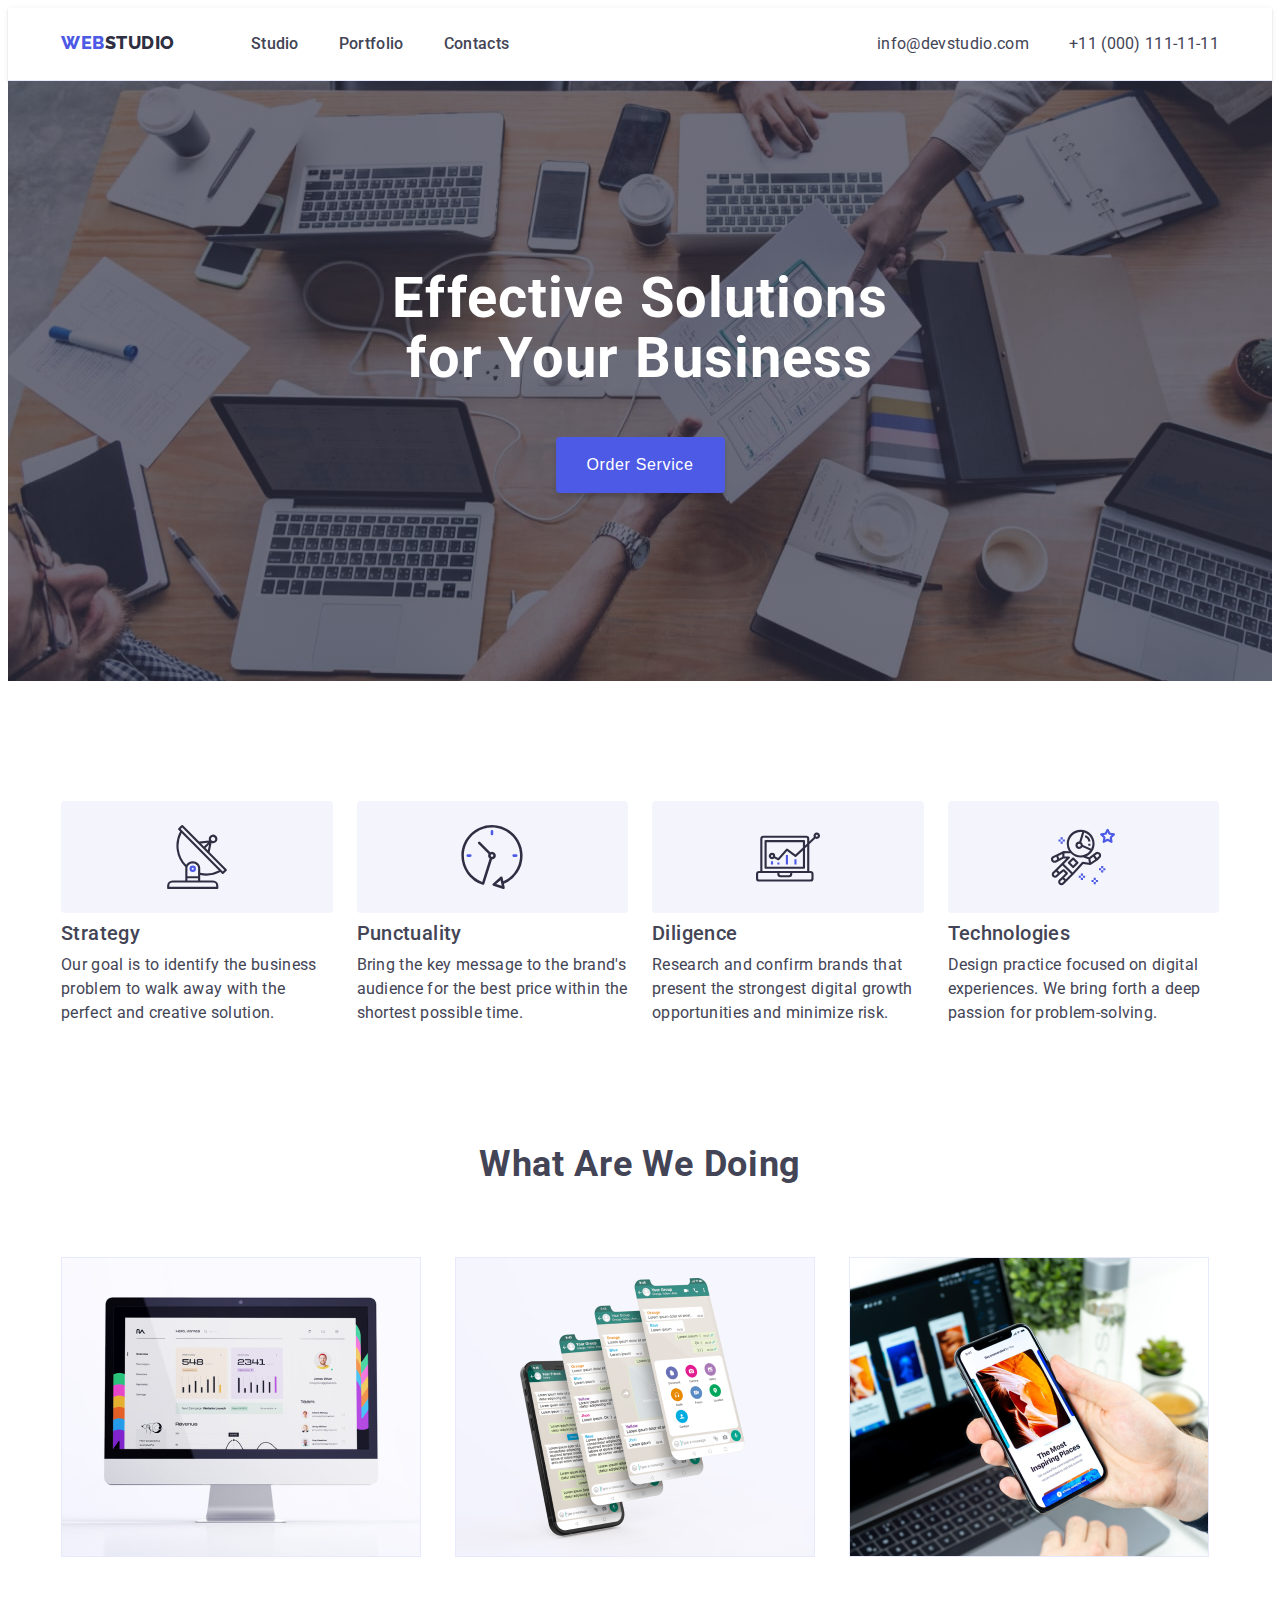
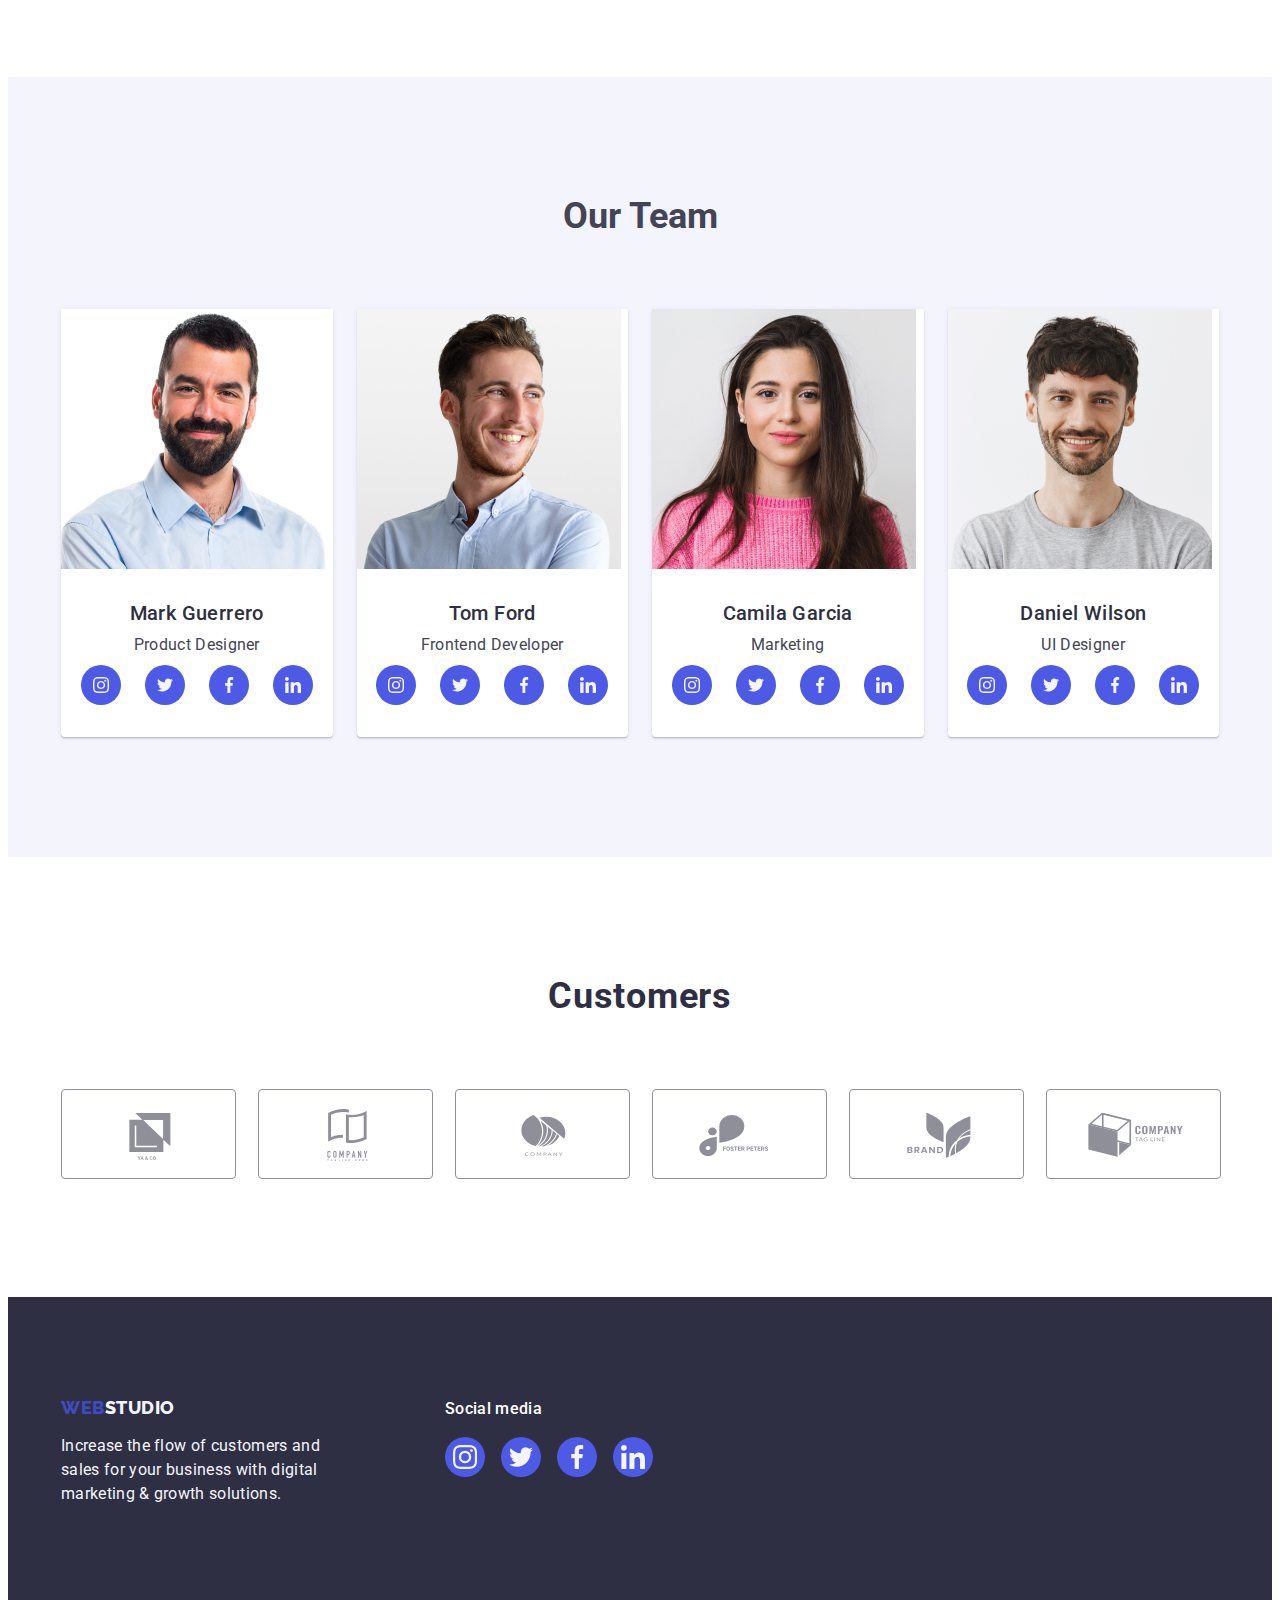
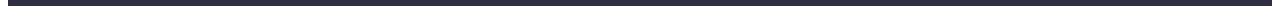
<file: index.html>
<!DOCTYPE html>
<html lang="en">
  <head>
    <meta charset="UTF-8" />
    <meta http-equiv="X-UA-Compatible" content="IE=edge" />
    <meta name="viewport" content="width=device-width, initial-scale=1.0" />
    <title>Document</title>
    <link rel="preconnect" href="https://fonts.googleapis.com" />
    <link rel="preconnect" href="https://fonts.gstatic.com" crossorigin />
    <link
      href="https://fonts.googleapis.com/css2?family=Raleway:wght@800&family=Roboto:wght@400;500;700;900&display=swap"
      rel="stylesheet"
    />
    <link
      rel="stylesheet"
      href="https://cdnjs.cloudflare.com/ajax/libs/modern-normalize/1.1.0/modern-normalize.min.css"
      integrity="sha512-wpPYUAdjBVSE4KJnH1VR1HeZfpl1ub8YT/NKx4PuQ5NmX2tKuGu6U/JRp5y+Y8XG2tV+wKQpNHVUX03MfMFn9Q=="
      crossorigin="anonymous"
      referrerpolicy="no-referrer"
    />
    <link rel="stylesheet" href="./css/styles.css" />
  </head>

  <body>
    <header class="header">
      <div class="container header-container">
        <nav class="header-navigation">
          <a href="./index.html" class="header-logo link"
            >Web<span class="header-studio">Studio</span></a
          >

          <ul class="header-list list">
            <li>
              <a href="./index.html" class="header-link link">Studio</a>
            </li>
            <li>
              <a href="./portfolio.html" class="header-link link">Portfolio</a>
            </li>
            <li>
              <a href="" class="header-link link">Contacts</a>
            </li>
          </ul>
        </nav>

        <address class="header-address">
          <ul class="header-address-list list">
            <li>
              <a
                href="mailto:info@devstudio.com"
                class="header-address-item link"
                >info@devstudio.com</a
              >
            </li>
            <li>
              <a href="tel:+110001111111" class="header-address-item link"
                >+11 (000) 111-11-11</a
              >
            </li>
          </ul>
        </address>
      </div>
    </header>
    <main>
      <section class="more">
        <div class="container more-container">
          <h1 class="more-title">Effective Solutions for Your Business</h1>
          <button class="more-btn btn" type="button">Order Service</button>
        </div>
      </section>
      <section class="benefits section">
        <div class="container">
          <h2 class="visually-hidden">Our advantages</h2>
          <ul class="benefits-list list">
            <li class="benefits-item">
              <div class="benefits-bg">
                <svg class="benefits-icon" width="64" height="64">
                  <use href="./images/icons.svg#icon-antenna-1"></use>
                </svg>
              </div>
              <h3 class="benefits-title">Strategy</h3>
              <p class="benefits-text">
                Our goal is to identify the business problem to walk away with
                the perfect and creative solution.
              </p>
            </li>
            <li class="benefits-item">
              <div class="benefits-bg">
                <svg class="benefits-icon" width="64" height="64">
                  <use href="./images/icons.svg#icon-clock-1"></use>
                </svg>
              </div>
              <h3 class="benefits-title">Punctuality</h3>
              <p class="benefits-text">
                Bring the key message to the brand's audience for the best price
                within the shortest possible time.
              </p>
            </li>
            <li class="benefits-item">
              <div class="benefits-bg">
                <svg class="benefits-icon" width="64" height="64">
                  <use href="./images/icons.svg#icon-diagram-1"></use>
                </svg>
              </div>
              <h3 class="benefits-title">Diligence</h3>
              <p class="benefits-text">
                Research and confirm brands that present the strongest digital
                growth opportunities and minimize risk.
              </p>
            </li>
            <li class="benefits-item">
              <div class="benefits-bg">
                <svg class="benefits-icon" width="64" height="64">
                  <use href="./images/icons.svg#icon-astronaut-1"></use>
                </svg>
              </div>
              <h3 class="benefits-title">Technologies</h3>
              <p class="benefits-text">
                Design practice focused on digital experiences. We bring forth a
                deep passion for problem-solving.
              </p>
            </li>
          </ul>
        </div>
      </section>

      <section class="content">
        <div class="container">
          <h2 class="content-title">What are we doing</h2>
          <ul class="content-list list">
            <li class="content-item">
              <img src="./images/img1.jpg" alt="Monitor photo" />
            </li>
            <li class="content-item">
              <img
                src="./images/img2.jpg"
                alt="Phone photo"
                width="360"
                height="300"
              />
            </li>
            <li class="content-item">
              <img
                src="./images/img3.jpg"
                alt="Laptop and phone photo"
                width="360"
                height="300"
              />
            </li>
          </ul>
        </div>
      </section>
      <section class="team section">
        <div class="container">
          <h2 class="team-title">Our Team</h2>

          <ul class="team-list list">
            <li class="team-item">
              <img
                src="./images/img4.jpg"
                alt="Portrait of Mark Guerrero"
                width="264"
                height="260"
              />

              <h3 class="team-small-title">Mark Guerrero</h3>
              <p class="team-text">Product Designer</p>
              <ul class="team-soc-list list">
                <li class="team-soc-item"> 
                  <a class="team-soc-link link" href=""
                    ><svg class="team-icon"  width="16" height="16"><use href="./images/icons.svg#icon-instagram-2"></use></svg>
                  </a>
                </li>
                <li class="team-soc-item">
                  <a class="team-soc-link link" href=""><svg class="team-icon"  width="16" height="16"><use href="./images/icons.svg#icon-twitter-1"></use></svg></a>
                </li>
                <li class="team-soc-item">
                  <a class="team-soc-link link" href=""><svg class="team-icon"  width="16" height="16"><use href="./images/icons.svg#icon-facebook-1"></use></svg></a>
                </li>
                <li class="team-soc-item">
                  <a class="team-soc-link link" href=""><svg class="team-icon"  width="16" height="16"><use href="./images/icons.svg#icon-linkedin-1"></use></svg></a>
                </li>
              </ul>
            </li>
            <li class="team-item">
              <img
                src="./images/img5.jpg"
                alt="Portrait of Tom Ford"
                width="264"
                height="260"
              />
              
              <h3 class="team-small-title">Tom Ford</h3>
              <p class="team-text">Frontend Developer</p>
              
                <ul class="team-soc-list list">
                <li class="team-soc-item"> 
                  <a class="team-soc-link link" href=""
                    ><svg class="team-icon"  width="16" height="16"><use href="./images/icons.svg#icon-instagram-2"></use></svg>
                  </a>
                </li>
                <li class="team-soc-item">
                  <a class="team-soc-link link" href=""><svg class="team-icon"  width="16" height="16"><use href="./images/icons.svg#icon-twitter-1"></use></svg></a>
                </li>
                <li class="team-soc-item">
                  <a class="team-soc-link link" href=""><svg class="team-icon"  width="16" height="16"><use href="./images/icons.svg#icon-facebook-1"></use></svg></a>
                </li>
                <li class="team-soc-item">
                  <a class="team-soc-link link" href=""><svg class="team-icon"  width="16" height="16"><use href="./images/icons.svg#icon-linkedin-1"></use></svg></a>
                </li>
              </ul>
            </li>
        
        
            </li>
            <li class="team-item">
              <img
                src="./images/img6.jpg"
                alt="Portrait of Camila Garcia"
                width="264"
                height="260"
              />
              <h3 class="team-small-title">Camila Garcia</h3>
              <p class="team-text">Marketing</p>
              <ul class="team-soc-list list">
                <li class="team-soc-item"> 
                  <a class="team-soc-link link" href=""
                    ><svg class="team-icon"  width="16" height="16"><use href="./images/icons.svg#icon-instagram-2"></use></svg>
                  </a>
                </li>
                <li class="team-soc-item">
                  <a class="team-soc-link link" href=""><svg class="team-icon"  width="16" height="16"><use href="./images/icons.svg#icon-twitter-1"></use></svg></a>
                </li>
                <li class="team-soc-item">
                  <a class="team-soc-link link" href=""><svg class="team-icon"  width="16" height="16"><use href="./images/icons.svg#icon-facebook-1"></use></svg></a>
                </li>
                <li class="team-soc-item">
                  <a class="team-soc-link link" href=""><svg class="team-icon"  width="16" height="16"><use href="./images/icons.svg#icon-linkedin-1"></use></svg></a>
                </li>
              </ul>
            </li>
            <li class="team-item">
              <img
                src="./images/img7.jpg"
                alt="Portrait of Daniel Wilson"
                width="264"
                height="260"
              />
              <h3 class="team-small-title">Daniel Wilson</h3>
              <p class="team-text">UI Designer</p>
              <ul class="team-soc-list list">
                <li class="team-soc-item"> 
                  <a class="team-soc-link link" href=""
                    ><svg class="team-icon"  width="16" height="16"><use href="./images/icons.svg#icon-instagram-2"></use></svg>
                  </a>
                </li>
                <li class="team-soc-item">
                  <a class="team-soc-link link" href=""><svg class="team-icon"  width="16" height="16"><use href="./images/icons.svg#icon-twitter-1"></use></svg></a>
                </li>
                <li class="team-soc-item">
                  <a class="team-soc-link link" href=""><svg class="team-icon"  width="16" height="16"><use href="./images/icons.svg#icon-facebook-1"></use></svg></a>
                </li>
                <li class="team-soc-item">
                  <a class="team-soc-link link" href=""><svg class="team-icon"  width="16" height="16"><use href="./images/icons.svg#icon-linkedin-1"></use></svg></a>
                </li>
              </ul>
            </li>
          </ul>

        </div>
      </section>
     <section class="customers">
        <div class="container">
        <h2 class="customers-title">Customers</h2>
        <div class="customers-logo"><ul class="customers-list list">
          <li class="customer-item">
            <a class="customers-link link" href=""><svg class="customers-logo-icon" width="104" height="56"><use href="./images/icons.svg#icon-Logo-8"></use></svg></a>
          </li>
          <li class="customer-item">
            <a class="customers-link link" href=""><svg class="customers-logo-icon" width="104" height="56"><use href="./images/icons.svg#icon-Logo-6"></use></svg></a>
          </li>
          <li class="customer-item">
            <a class="customers-link link" href=""><svg class="customers-logo-icon" width="104" height="56"><use href="./images/icons.svg#icon-Logo-2"></use></svg></a>
          </li>
          <li class="customer-item">
            <a class="customers-link link" href=""><svg class="customers-logo-icon" width="104" height="56"><use href="./images/icons.svg#icon-Logo-3"></use></svg></a>
          </li>
          <li class="customer-item">
            <a class="customers-link link" href=""><svg class="customers-logo-icon" width="104" height="56"><use href="./images/icons.svg#icon-Logo-4"></use></svg></a>
          </li>
          <li class="customer-item">
            <a class="customers-link link" href=""><svg class="customers-logo-icon" width="104" height="56"><use href="./images/icons.svg#icon-Logo-5"></use></svg></a>
          </li>
        </ul>
      </div>
      </div>
      </section>
    </main>
    <footer class="footer">
      <div class="container footer-column">
        <div class="footer-left">
        <a href="./index.html" class="footer-logo link"
          >Web<span class="footer-studio">Studio</span></a
        >
        <p class="footer-text">
          Increase the flow of customers and sales for your business with
          digital marketing & growth solutions.
        </p>
        </div>
        <div class="footer-right">
          <h3 class="footer-soc-title">Social media</h3>
          <ul class="footer-soc-list list">
            <li class="footer-soc-item">
              <a class="footer-soc-link link"><svg class="footer-soc-icon" width="24" height="24"><use href="./images/icons.svg#icon-instagram-2"></use></svg></a></li>
            <li class="footer-soc-item">
              <a class="footer-soc-link link"><svg class="footer-soc-icon" width="24" height="24"><use href="./images/icons.svg#icon-twitter-1"></use></svg></a></li>
            <li class="footer-soc-item">
              <a class="footer-soc-link link"><svg class="footer-soc-icon" width="24" height="24"><use href="./images/icons.svg#icon-facebook-1"></use></svg></a></li>
            <li class="footer-soc-item">
              <a class="footer-soc-link link"><svg class="footer-soc-icon" width="24" height="24"><use href="./images/icons.svg#icon-linkedin-1"></use></svg></a></li>
          </ul>
        </div>
      </div>
    </footer>
  </body>
</html>
</file>
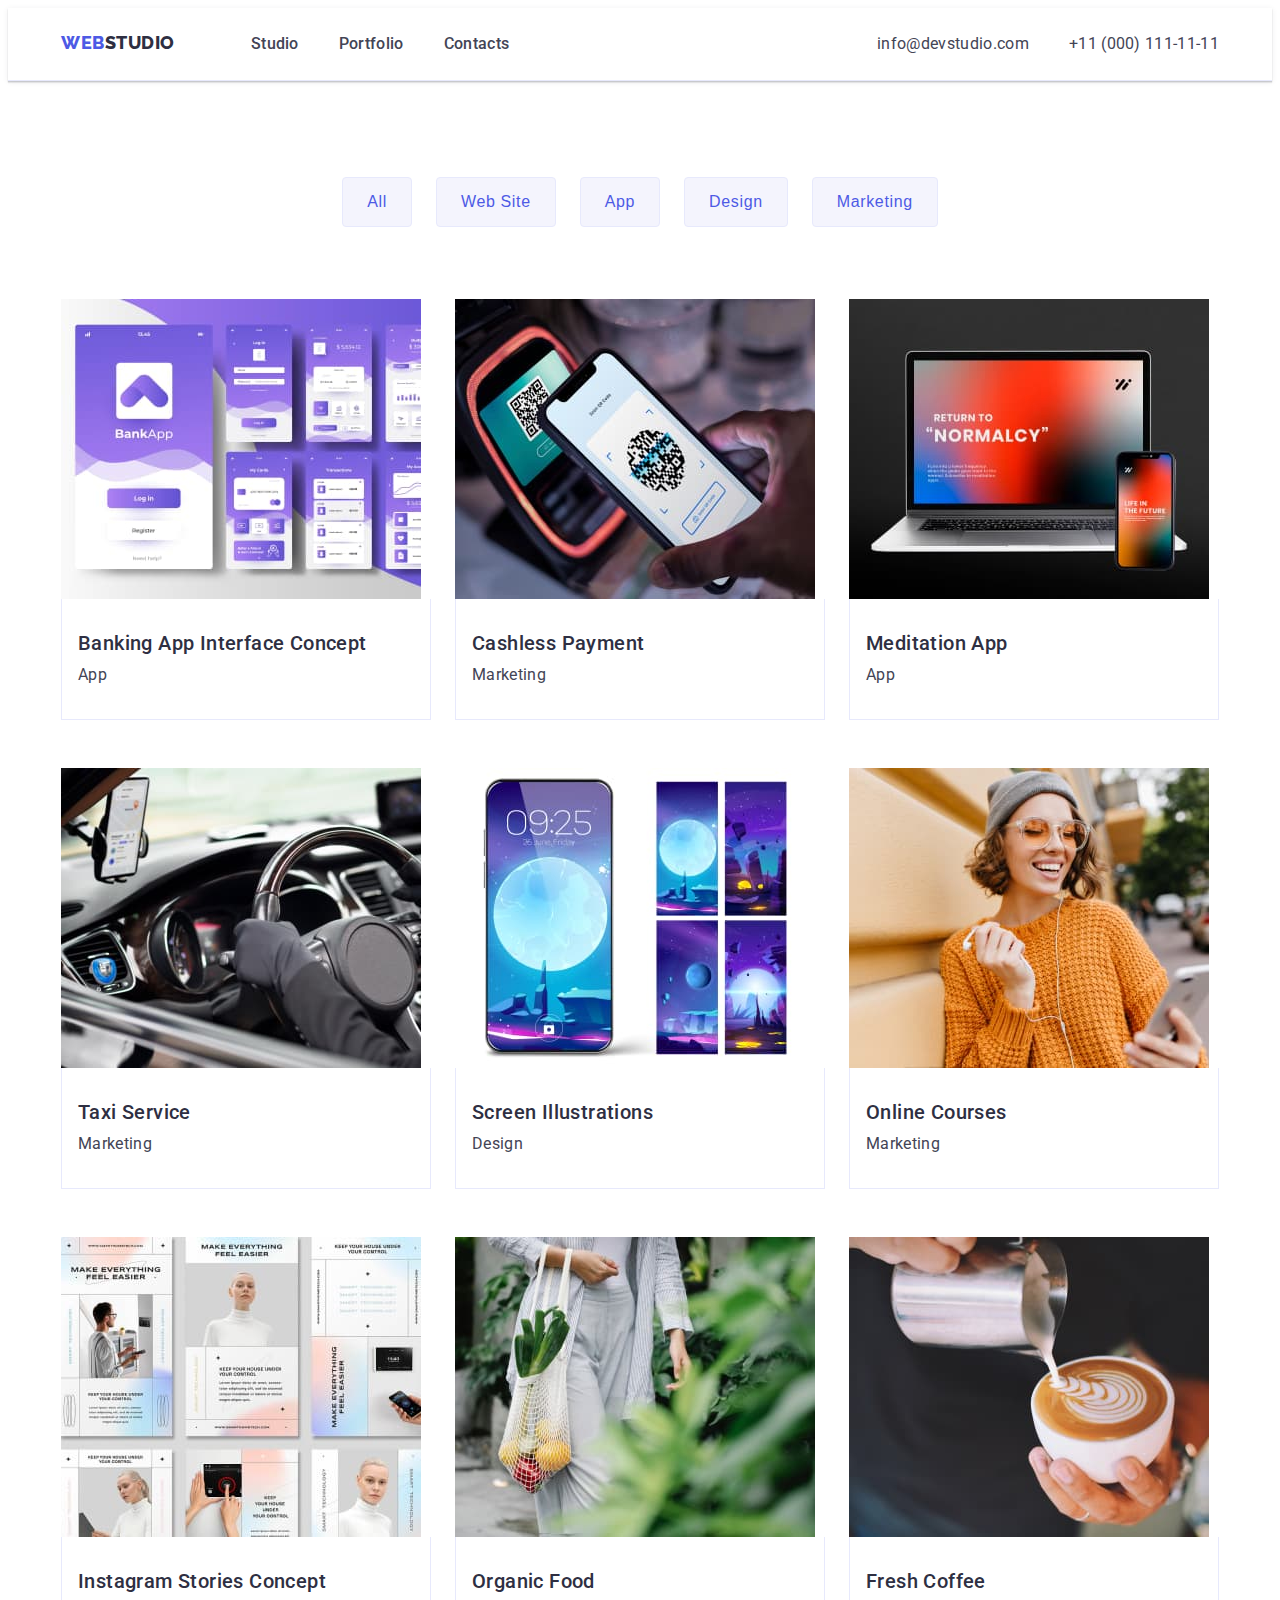
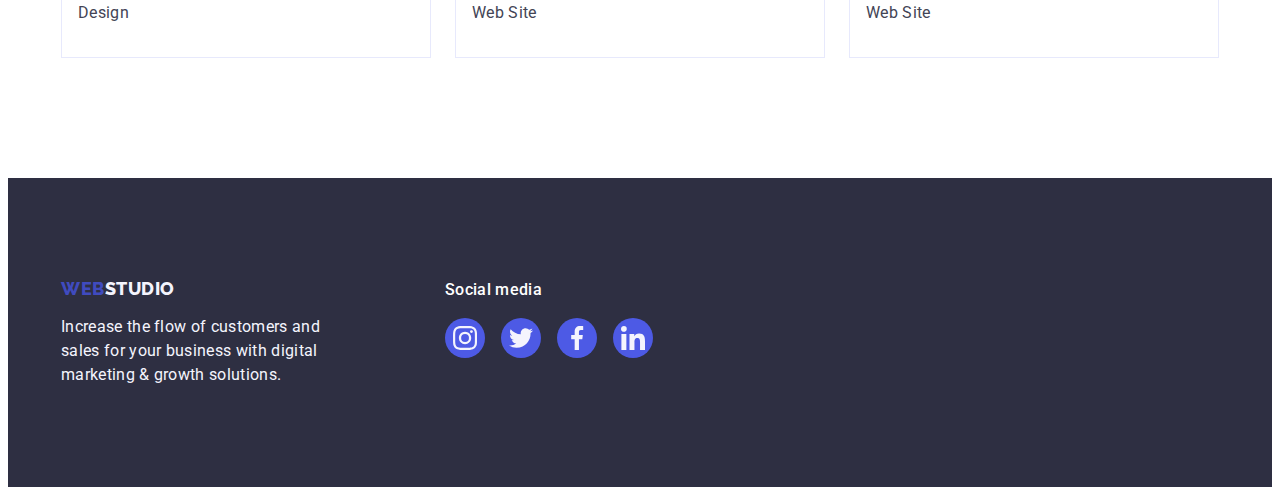
<file: portfolio.html>
<!DOCTYPE html>
<html lang="en">
  <head>
    <meta charset="UTF-8" />
    <meta http-equiv="X-UA-Compatible" content="IE=edge" />
    <meta name="viewport" content="width=device-width, initial-scale=1.0" />
    <title>Document</title>
    <link rel="preconnect" href="https://fonts.googleapis.com" />
    <link rel="preconnect" href="https://fonts.gstatic.com" crossorigin />
    <link
      href="https://fonts.googleapis.com/css2?family=Raleway:wght@800&family=Roboto:wght@400;500;700;900&display=swap"
      rel="stylesheet"
    />
    <link
      rel="stylesheet"
      href="https://cdnjs.cloudflare.com/ajax/libs/modern-normalize/1.1.0/modern-normalize.min.css"
      integrity="sha512-wpPYUAdjBVSE4KJnH1VR1HeZfpl1ub8YT/NKx4PuQ5NmX2tKuGu6U/JRp5y+Y8XG2tV+wKQpNHVUX03MfMFn9Q=="
      crossorigin="anonymous"
      referrerpolicy="no-referrer"
    />
    <link rel="stylesheet" href="./css/styles.css" />
  </head>
  <body>
    <header class="header">
      <div class="container header-container">
        <nav class="header-navigation">
          <a href="./index.html" class="header-logo link"
            >Web<span class="header-studio">Studio</span></a
          >

          <ul class="header-list list">
            <li>
              <a href="./index.html" class="header-link link">Studio</a>
            </li>
            <li>
              <a href="./portfolio.html" class="header-link link">Portfolio</a>
            </li>
            <li>
              <a href="" class="header-link link">Contacts</a>
            </li>
          </ul>
        </nav>

        <address class="header-address">
          <ul class="header-address-list list">
            <li>
              <a
                href="mailto:info@devstudio.com"
                class="header-address-item link"
                >info@devstudio.com</a
              >
            </li>
            <li>
              <a href="tel:+110001111111" class="header-address-item link"
                >+11 (000) 111-11-11</a
              >
            </li>
          </ul>
        </address>
      </div>
    </header>

    <main>
      <section class="menu">
        <div class="container menu-container">
          <h1 class="visually-hidden">Web Studio Portfolio</h1>
          <ul class="menu-list list">
            <li class="menu-item">
              <button type="button" class="menu-btn btn">All</button>
            </li>
            <li class="menu-item">
              <button type="button" class="menu-btn btn">Web Site</button>
            </li>
            <li class="menu-item">
              <button type="button" class="menu-btn btn">App</button>
            </li>
            <li class="menu-item">
              <button type="button" class="menu-btn bnt">Design</button>
            </li>
            <li class="menu-item">
              <button type="button" class="menu-btn bnt">Marketing</button>
            </li>
          </ul>

          <ul class="pic-list list">
            <li class="pic-item">
              <a href="" class="pic-link link"
                ><img
                  src="./images/img8.jpg"
                  alt="Banking App Interface Concept"
                  width="360"
                  height="300"
                />
                <div class="pic-div">
                  <h2 class="pic-title">Banking App Interface Concept</h2>
                  <p class="pic-text">App</p>
                </div></a
              >
            </li>
            <li class="pic-item">
              <a href="" class="pic-link link"
                ><img
                  src="./images/img9.jpg"
                  alt="Cashless Payment"
                  width="360"
                  height="300"
                />
                <div class="pic-div">
                  <h2 class="pic-title">Cashless Payment</h2>
                  <p class="pic-text">Marketing</p>
                </div></a
              >
            </li>

            <li class="pic-item">
              <a href="" class="pic-link link"
                ><img
                  src="./images/img10.jpg"
                  alt="Meditation App"
                  width="360"
                  height="300"
                />
                <div class="pic-div">
                  <h2 class="pic-title">Meditation App</h2>
                  <p class="pic-text">App</p>
                </div></a
              >
            </li>
            <li class="pic-item">
              <a href="" class="pic-link link">
                <img
                  src="./images/img11.jpg"
                  alt="Taxi Service"
                  width="360"
                  height="300"
                />
                <div class="pic-div">
                  <h2 class="pic-title">Taxi Service</h2>
                  <p class="pic-text">Marketing</p>
                </div></a
              >
            </li>
            <li class="pic-item">
              <a href="" class="pic-link link"
                ><img
                  src="./images/img12.jpg"
                  alt="Screen Illustrations"
                  width="360"
                  height="300"
                />
                <div class="pic-div">
                  <h2 class="pic-title">Screen Illustrations</h2>
                  <p class="pic-text">Design</p>
                </div></a
              >
            </li>
            <li class="pic-item">
              <a href="" class="pic-link link"
                ><img
                  src="./images/img13.jpg"
                  alt="Online Courses"
                  width="360"
                  height="300"
                />
                <div class="pic-div">
                  <h2 class="pic-title">Online Courses</h2>
                  <p class="pic-text">Marketing</p>
                </div></a
              >
            </li>
            <li class="pic-item">
              <a href="" class="pic-link link"
                ><img
                  src="./images/img14.jpg"
                  alt="Instagram Stories Concept"
                  width="360"
                  height="300"
                />
                <div class="pic-div">
                  <h2 class="pic-title">Instagram Stories Concept</h2>
                  <p class="pic-text">Design</p>
                </div></a
              >
            </li>
            <li class="pic-item">
              <a href="" class="pic-link link"
                ><img
                  src="./images/img15.jpg"
                  alt="Organic Food"
                  width="360"
                  height="300"
                />
                <div class="pic-div">
                  <h2 class="pic-title">Organic Food</h2>
                  <p class="pic-text">Web Site</p>
                </div></a
              >
            </li>
            <li class="pic-item">
              <a href="" class="pic-link link">
                <img
                  src="./images/img16.jpg"
                  alt="Fresh Coffee"
                  width="360"
                  height="300"
                />
                <div class="pic-div">
                  <h2 class="pic-title">Fresh Coffee</h2>
                  <p class="pic-text">Web Site</p>
                </div></a
              >
            </li>
          </ul>
        </div>
      </section>
    </main>
    <footer class="footer">
      <div class="container footer-column">
        <div class="footer-left">
          <a href="./index.html" class="footer-logo link"
            >Web<span class="footer-studio">Studio</span></a
          >
          <p class="footer-text">
            Increase the flow of customers and sales for your business with
            digital marketing & growth solutions.
          </p>
        </div>
        <div class="footer-right">
          <h3 class="footer-soc-title">Social media</h3>
          <ul class="footer-soc-list list">
            <li class="footer-item">
              <a class="footer-soc-link link" href=""
                ><svg class="footer-soc-icon" width="24" height="24">
                  <use href="./images/icons.svg#icon-instagram-2"></use></svg
              ></a>
            </li>
            <li class="footer-item">
              <a class="footer-soc-link link" href=""
                ><svg class="footer-soc-icon" width="24" height="24">
                  <use href="./images/icons.svg#icon-twitter-1"></use></svg
              ></a>
            </li>
            <li class="footer-item">
              <a class="footer-soc-link link" href=""
                ><svg class="footer-soc-icon" width="24" height="24">
                  <use href="./images/icons.svg#icon-facebook-1"></use></svg
              ></a>
            </li>
            <li class="footer-item">
              <a class="footer-soc-link link" href=""
                ><svg class="footer-soc-icon" width="24" height="24">
                  <use href="./images/icons.svg#icon-linkedin-1"></use></svg
              ></a>
            </li>
          </ul>
        </div>
      </div>
    </footer>
  </body>
</html>
</file>
<file: css/styles.css>
body {
  font-family: "Roboto", sans-serif;
  color: #434455;
  background-color: #ffffff;
}
:root {
  --title-color: #2e2f42;
  --text-color: #434455;
  --main-color: #404bbf;
  --logo-color: #4d5ae5;
  --background-color: #f4f4fd;
  --color-white: #ffffff;
}
p,
h1,
h2,
h3,
h4,
h5,
h6 {
  margin: 0;
}

.visually-hidden {
  position: absolute;
  width: 1px;
  height: 1px;
  margin: -1px;
  border: 0;
  padding: 0;
  white-space: nowrap;
  clip-path: inset(100%);
  clip: rect(0 0 0 0);
  overflow: hidden;
}

ul {
  margin: 0;
  padding-left: 0;
}
.list {
  list-style: none;
}
img {
  display: block;
  max-width: 100%;
  height: auto;
}
.link {
  text-decoration: none;
}
.button {
  font-family: inherit;
  font-weight: 500;
  font-size: 16px;
  line-height: 1.5;
  letter-spacing: 0.04em;
  cursor: pointer;
}
.container {
  width: 1158px;
  padding-left: 15px;
  padding-right: 15px;
  margin: 0 auto;
}
.section {
  padding-top: 120px;
  padding-bottom: 120px;
}
/*HEADER */
.header {
  background-color: var(--color-white);
  box-shadow: 0px 2px 1px rgba(46, 47, 66, 0.08),
    0px 1px 1px rgba(46, 47, 66, 0.16), 0px 1px 6px rgba(46, 47, 66, 0.08);
  border-bottom: 1px solid #e7e9fc;
}
.header-container {
  display: flex;
  align-items: center;
}
.header-navigation {
  display: flex;
}
.header-logo {
  font-family: "Raleway", sans-serif;
  font-weight: 800;
  font-size: 18px;
  line-height: 1.17;
  letter-spacing: 0.03em;
  text-transform: uppercase;
  color: var(--logo-color);
  padding-top: 24px;
  padding-bottom: 24px;
}
.header-studio {
  font-family: "Raleway", sans-serif;
  font-weight: 800;
  font-size: 18px;
  line-height: 1.17;
  letter-spacing: 0.03em;
  text-transform: uppercase;
  color: var(--title-color);
}

.header-link {
  display: block;
  padding-top: 24px;
  padding-bottom: 24px;
  color: var(--main-title-color);
  font-weight: 500;
  font-size: 16px;
  line-height: 1.5;
  letter-spacing: 0.02em;
}
.header-link:is(:hover, :focus) {
  color: var(--main-color);
}
.header-list {
  margin-left: 76px;
  display: flex;
  gap: 40px;
}
.header-address-list {
  display: flex;
  gap: 40px;
}
.header-address {
  font-style: normal;
  margin-left: auto;
}

.header-address-item {
  display: block;
  padding-top: 24px;
  padding-bottom: 24px;
  font-weight: 400;
  font-size: 16px;
  line-height: 1.5;
  letter-spacing: 0.02em;
  color: var(--main-text-color);
}
.header-address-item:is(:hover, :focus) {
  color: var(--main-color);
}

/* MORE */
.more {
  padding-top: 188px;
  padding-bottom: 188px;
  background-color: var(--title-color);
  text-align: center;
  background-image: linear-gradient(
      rgba(46, 47, 66, 0.7),
      rgba(46, 47, 66, 0.7)
    ),
    url(../images/people-office.jpg);
  background-size: cover;
  max-width: 1440px;
  margin: 0 auto;
}

.more-title {
  font-weight: 700;
  font-size: 56px;
  line-height: 1.07;
  letter-spacing: 0.02em;
  max-width: 496px;
  margin-right: auto;
  margin-left: auto;

  color: var(--color-white);
}

.more-btn {
  margin-top: 48px;
  font-weight: 500;
  font-size: 16px;
  line-height: 1.5;
  letter-spacing: 0.04em;
  color: var(--color-white);
  background-color: var(--logo-color);
  border-radius: 4px;
  border: 0;
  min-width: 169px;
  height: 56px;
  box-shadow: 0px 4px 4px rgba(0, 0, 0, 0.15);
  cursor: pointer;
}

.more-btn:is(:hover, :focus) {
  background-color: var(--main-color);
}

/*BENEFITS*/
.benefits {
  background-color: var(--color-white);
}
.benefits-bg {
  display: flex;
  height: 112px;
  background-color: #f4f4fd;
  border-radius: 4px;
  margin-bottom: 8px;
  align-items: center;
  justify-content: center;
}

.benefits-list {
  display: flex;
  gap: 24px;
}
.benefits-item {
  width: calc((100% - 72px) / 4);
}
.benefits-title {
  font-weight: 500;
  font-size: 20px;
  line-height: 1.2;
  letter-spacing: 0.02em;
  color: var(--main-title-color);
  margin-bottom: 8px;
}
.benefits-text {
  font-size: 16px;
  line-height: 1.5;
  letter-spacing: 0.02em;
  color: var(--main-text-color);
}
/*CONTENT */
.content {
  padding-bottom: 120px;
  background-color: var(--color-white);
}
.content-list {
  display: flex;
  gap: 24px;
  margin-top: 72px;
}
.content-item {
  width: calc((100% - 48px) / 3);
}
.content-title {
  font-weight: 700;
  font-size: 36px;
  line-height: 1.11;
  letter-spacing: 0.02em;
  text-align: center;
  text-transform: capitalize;
  color: var(--main-title-color);
}
/*TEAM */
.team {
  background-color: var(--background-color);
}
.team-list {
  display: flex;
  gap: 24px;
  text-align: center;
}
.team-item {
  padding-bottom: 32px;
  width: calc((100% - 72px) / 4);

  box-shadow: 0px 1px 6px rgba(46, 47, 66, 0.08),
    0px 1px 1px rgba(46, 47, 66, 0.16), 0px 2px 1px rgba(46, 47, 66, 0.08);
  border-radius: 0px 0px 4px 4px;

  background-color: var(--color-white);
}

.team-title {
  margin-bottom: 72px;
  text-align: center;
  font-weight: 700;
  font-size: 36px;
  line-height: 1.11;
  letter-spacing: 0.02e;
}
.team-small-title {
  margin-top: 32px;
  margin-bottom: 8px;
  font-weight: 500;
  font-size: 20px;
  line-height: 1.2;

  letter-spacing: 0.02em;
  color: var(--title-color);
}
.team-text {
  font-size: 16px;
  line-height: 1.5;
  letter-spacing: 0.02em;
  color: var(--text-color);
  margin-bottom: 8px;
}

.team-soc-list {
  display: flex;
  gap: 24px;
  justify-content: center;
}
.team-soc-item {
  width: 40px;
  height: 40px;
}

.team-soc-link {
  display: flex;
  width: 100%;
  height: 100%;
  border-radius: 50%;
  background-color: var(--logo-color);
  align-items: center;
  justify-content: center;
}
.team-soc-link:is(:hover, :focus) {
  background-color: var(--main-color);
}
/*FOOTER*/
.footer {
  background-color: var(--title-color);
  padding-top: 100px;
  padding-bottom: 100px;
}
.footer-logo {
  font-family: "Raleway", sans-serif;
  font-weight: 800;
  font-size: 18px;
  line-height: 1.17;
  letter-spacing: 0.03em;
  text-transform: uppercase;
  color: var(--main-color);
}
.footer-studio {
  font-family: "Raleway", sans-serif;
  font-weight: 800;
  font-size: 18px;
  line-height: 1.17;
  letter-spacing: 0.03em;
  text-transform: uppercase;
  color: var(--background-color);
}
.footer-text {
  margin-top: 16px;
  max-width: 264px;
  font-size: 16px;
  line-height: 1.5;
  letter-spacing: 0.02em;
  color: var(--background-color);
}
.footer-column {
  display: flex;
  gap: 120px;
}

.footer-soc-link {
  width: 100%;
  height: 100%;
  border-radius: 50%;
  background-color: var(--logo-color);
  display: flex;
  align-items: center;
  justify-content: center;
  width: 40px;
  height: 40px;
}
.footer-soc-link:is(:hover, :focus) {
  background-color: #31d0aa;
}
.footer-soc-list {
  display: flex;
  gap: 16px;
  margin-top: 16px;
  text-align: center;
}

.footer-soc-title {
  font-weight: 500;
  font-size: 16px;
  line-height: 1.5;
  letter-spacing: 0.02em;
  color: var(--color-white);
}

/*MENU-PORTFOLIO */
.menu {
  padding-top: 96px;
  padding-bottom: 120px;
}
.menu-btn {
  font-style: normal;
  font-weight: 500;
  font-size: 16px;
  line-height: 1.5;
  letter-spacing: 0.04em;
  display: flex;
  letter-spacing: 0.04em;
  color: var(--logo-color);
  background-color: var(--background-color);
  cursor: pointer;
  border: 1px solid #e7e9fc;

  border-radius: 4px;
  padding: 12px 24px;
}
.menu-btn:is(:hover, :focus) {
  background-color: var(--main-color);
  color: var(--color-white);
  border-color: transparent;
  box-shadow: 0px 3px 1px rgba(0, 0, 0, 0.1), 0px 2px 1px rgba(0, 0, 0, 0.08),
    0px 2px 2px rgba(0, 0, 0, 0.12);
}

.menu-list {
  display: flex;
  gap: 24px;
  justify-content: center;
  margin-bottom: 72px;
}

/*PIC*/
.pic-list {
  display: flex;
  flex-wrap: wrap;
  justify-content: center;
  gap: 48px 24px;
}
.pic-link {
  display: block;
}
.pic-item {
  width: calc((100% - 48px) / 3);
}
.pic-item.pic-item:nth-child(3n) {
  margin-right: 0;
}
.pic-div {
  padding-left: 16px;
  padding-top: 32px;
  padding-bottom: 32px;
  border-right: 1px solid #e7e9fc;
  border-bottom: 1px solid #e7e9fc;
  border-left: 1px solid #e7e9fc;
}

.pic-link:is(:hover, :focus) {
  box-shadow: 0px 1px 6px rgba(46, 47, 66, 0.08),
    0px 1px 1px rgba(46, 47, 66, 0.16), 0px 2px 1px rgba(46, 47, 66, 0.08);
}

.pic-title {
  margin-bottom: 8px;

  font-weight: 500;

  font-size: 20px;
  line-height: 1.2;
  letter-spacing: 0.02em;
  color: var(--title-color);
}
.pic-text {
  font-size: 16px;
  line-height: 1.5;
  letter-spacing: 0.02em;
  color: var(--text-color);
}

/*CUSTOMERS*/
.customers {
  padding-top: 120px;
  padding-bottom: 120px;
  background-color: var(--color-white);
}

.customers-title {
  margin-bottom: 72px;
  font-weight: 700;
  font-size: 36px;
  line-height: 1.11;
  text-align: center;
  letter-spacing: 0.02em;
  text-transform: capitalize;
  color: var(--title-color);
}

.customers-list {
  display: flex;
  gap: 24px;
}

.customer-item {
  width: 188px;
  height: 88px;
}

.customers-link {
  display: flex;
  width: 100%;
  height: 100%;
  border: 1px solid #8e8f99;
  border-radius: 4px;
  align-items: center;
  justify-content: center;
}
.customers-logo-icon {
  fill: #8e8f99;
}

.customers-link:is(:hover, :focus) {
  border-color: var(--main-color);
}

.customers-link:is(:hover, :focus) > .customers-logo-icon {
  fill: var(--main-color);
}
</file>
